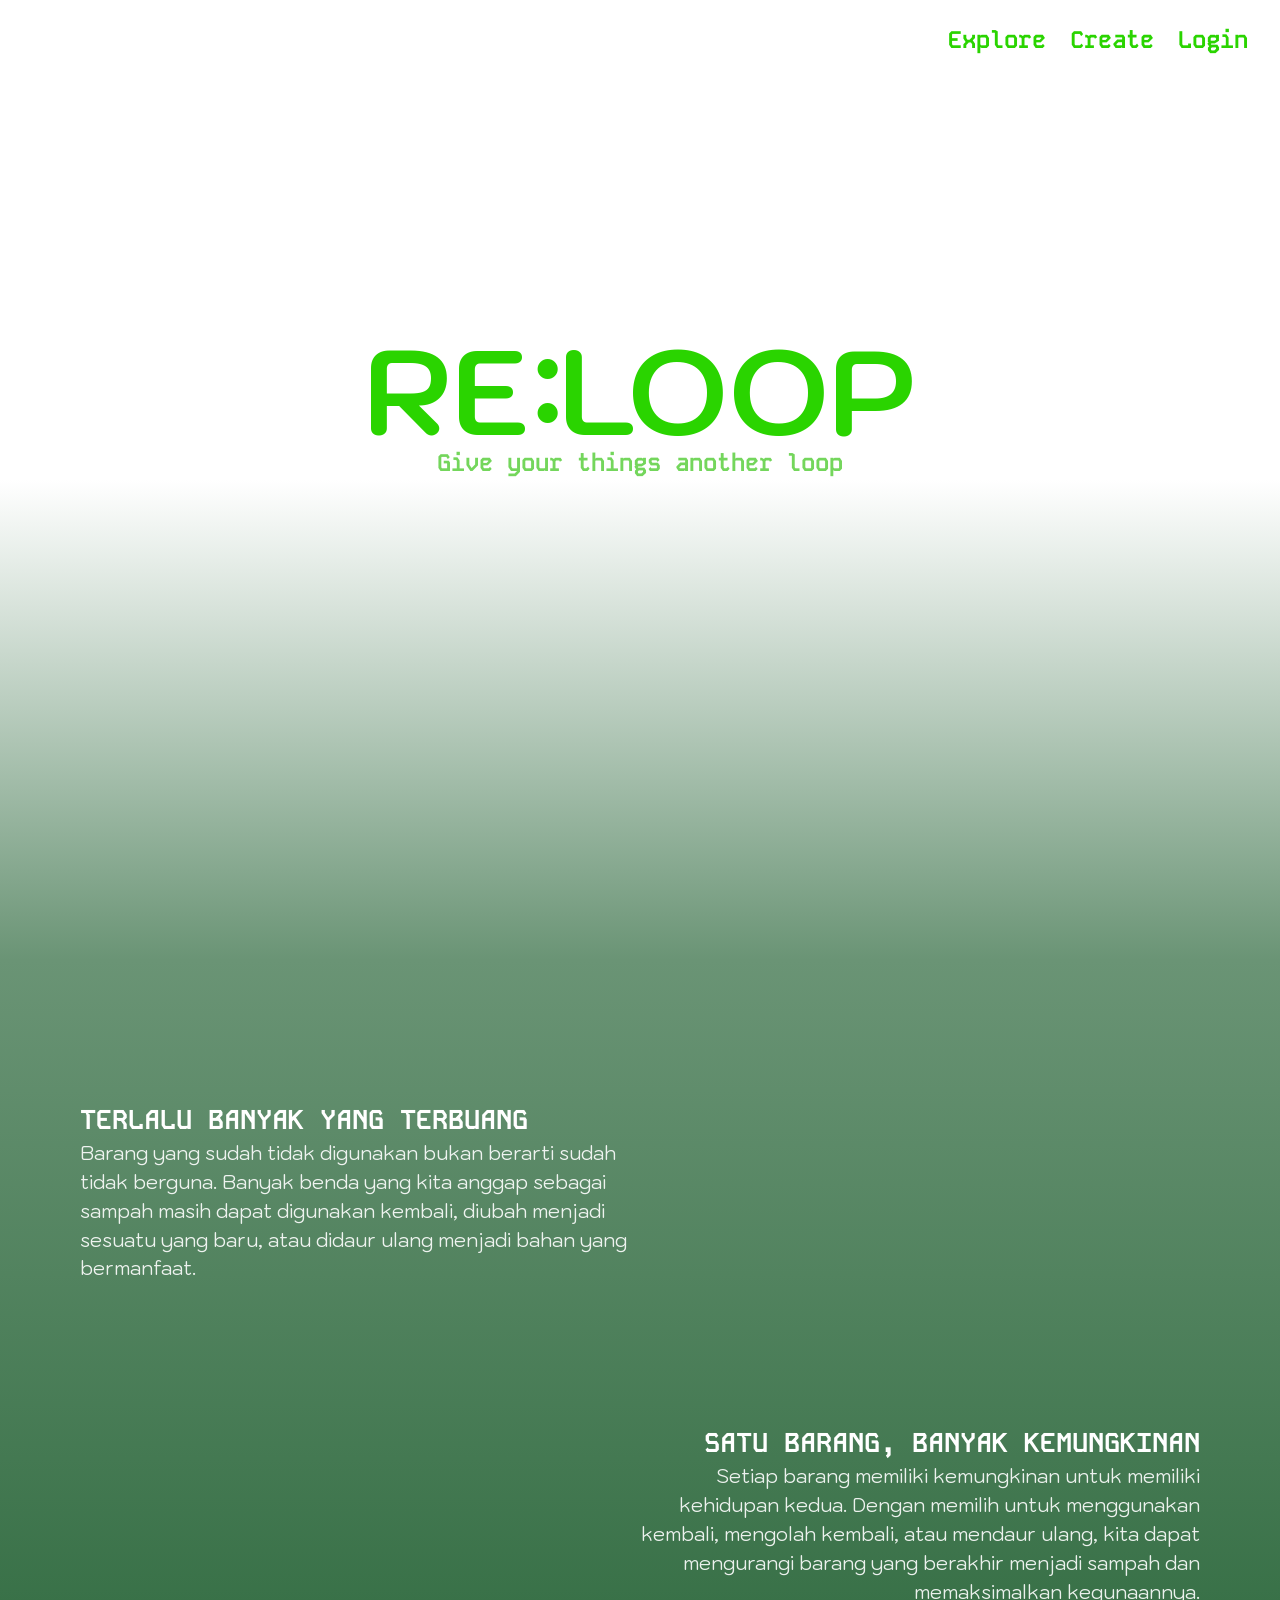
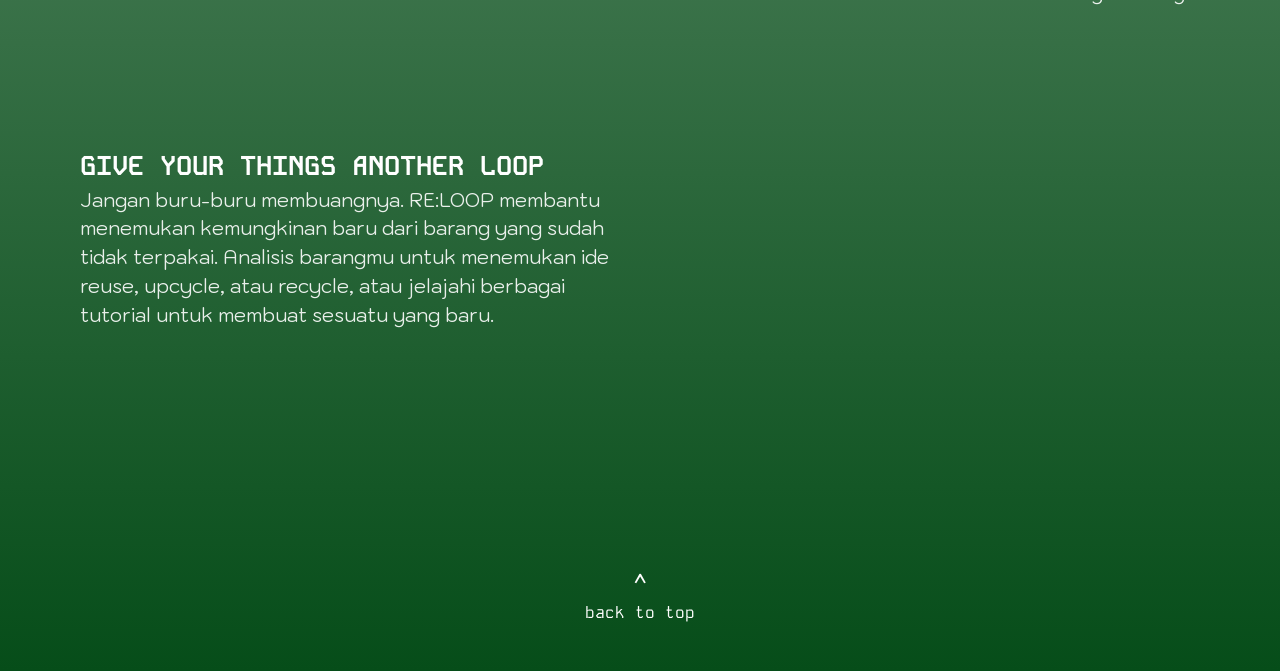
<file: index.html>
<!DOCTYPE html>
<html>
    <head>
        <title>RE:LOOP</title>
        <link rel="stylesheet" href="style.css">
        <link rel="preconnect" href="https://fonts.googleapis.com">
        <link rel="preconnect" href="https://fonts.gstatic.com" crossorigin>
        <link href="https://fonts.googleapis.com/css2?family=Kodchasan:ital,wght@0,200;0,300;0,400;0,500;0,600;0,700;1,200;1,300;1,400;1,500;1,600;1,700&display=swap" rel="stylesheet">
        <link href="https://fonts.googleapis.com/css2?family=Jua&display=swap" rel="stylesheet">
        <link href="https://fonts.googleapis.com/css2?family=Kode+Mono:wght@400..700&display=swap" rel="stylesheet">
    </head>
    <body class="home">
        <header>
            <nav>
                <a href="explore.html">Explore</a>
                <a href="create.html">Create</a>
            </nav>
        </header>
        <main>
            <div class="title">
                <h1>RE<span>:</span>LOOP</h1>
                <h6>Give your things another loop</h6>
            </div>
            
            <section class="info-block info-left first">
                <h3>TERLALU BANYAK YANG TERBUANG</h3>
                <p>Barang yang sudah tidak digunakan bukan berarti sudah tidak berguna. Banyak benda yang kita anggap sebagai sampah masih dapat digunakan kembali, diubah menjadi sesuatu yang baru, atau didaur ulang menjadi bahan yang bermanfaat.</p>
            </section>

            <section class="info-block info-right">
                <h3>SATU BARANG, BANYAK KEMUNGKINAN</h3>
                <p>Setiap barang memiliki kemungkinan untuk memiliki kehidupan kedua. Dengan memilih untuk menggunakan kembali, mengolah kembali, atau mendaur ulang, kita dapat mengurangi barang yang berakhir menjadi sampah dan memaksimalkan kegunaannya.</p>
            </section>

            <section class="info-block info-left">
                <h3>GIVE YOUR THINGS ANOTHER LOOP</h3>
                <p>Jangan buru-buru membuangnya. RE:LOOP membantu menemukan kemungkinan baru dari barang yang sudah tidak terpakai. Analisis barangmu untuk menemukan ide reuse, upcycle, atau recycle, atau jelajahi berbagai tutorial untuk membuat sesuatu yang baru.</p>
            </section>

            <a href="#top" class="back-to-top">
                <span class="arrow">^</span>
                <span>back to top</span>
            </a>
        </main>
        <script src="auth.js"></script>
    </body>
</html>
</file>
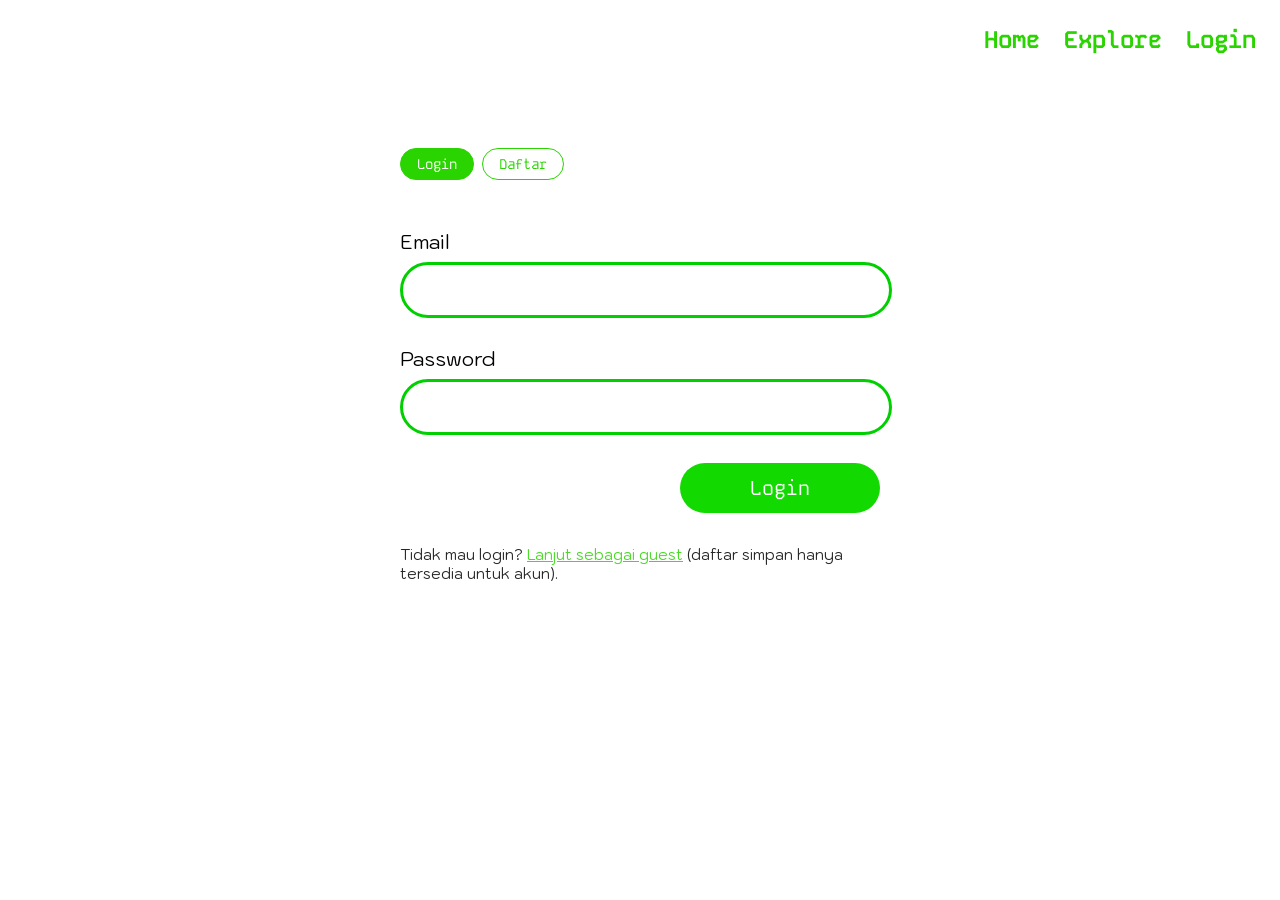
<file: akun.html>
<!DOCTYPE html>
<html>
    <head>
        <meta charset="utf-8">
        <title>RE:LOOP — Akun</title>
        <link rel="stylesheet" href="style.css">
        <link rel="preconnect" href="https://fonts.googleapis.com">
        <link rel="preconnect" href="https://fonts.gstatic.com" crossorigin>
        <link href="https://fonts.googleapis.com/css2?family=Kodchasan:ital,wght@0,200;0,300;0,400;0,500;0,600;0,700;1,200;1,300;1,400;1,500;1,600;1,700&display=swap" rel="stylesheet">
        <link href="https://fonts.googleapis.com/css2?family=Jua&display=swap" rel="stylesheet">
        <link href="https://fonts.googleapis.com/css2?family=Kode+Mono:wght@400..700&display=swap" rel="stylesheet">
    </head>
    <body>
        <header>
            <nav>
                <a href="index.html">Home</a>
                <a href="explore.html">Explore</a>
            </nav>
        </header>
        <main class="akun-container">
            <div class="tabs">
                <button type="button" class="tab active" id="tab-login">Login</button>
                <button type="button" class="tab" id="tab-register">Daftar</button>
            </div>

            <p id="akun-pesan" class="akun-pesan"></p>

            <form id="form-login" class="akun-form">
                <div class="form-group">
                    <label for="login-email">Email</label>
                    <input type="email" id="login-email" autocomplete="email" required>
                </div>
                <div class="form-group">
                    <label for="login-password">Password</label>
                    <input type="password" id="login-password" autocomplete="current-password" required>
                </div>
                <button type="submit">Login</button>
            </form>

            <form id="form-register" class="akun-form" hidden>
                <div class="form-group">
                    <label for="register-nama">Nama</label>
                    <input type="text" id="register-nama" autocomplete="name" maxlength="100" required>
                </div>
                <div class="form-group">
                    <label for="register-email">Email</label>
                    <input type="email" id="register-email" autocomplete="email" required>
                </div>
                <div class="form-group">
                    <label for="register-password">Password (8-72 karakter)</label>
                    <input type="password" id="register-password" autocomplete="new-password" minlength="8" maxlength="72" required>
                </div>
                <button type="submit">Daftar</button>
            </form>

            <p class="akun-guest">
                Tidak mau login? <a href="explore.html">Lanjut sebagai guest</a>
                (daftar simpan hanya tersedia untuk akun).
            </p>
        </main>
        <script src="auth.js"></script>
        <script src="akun.js"></script>
    </body>
</html>
</file>
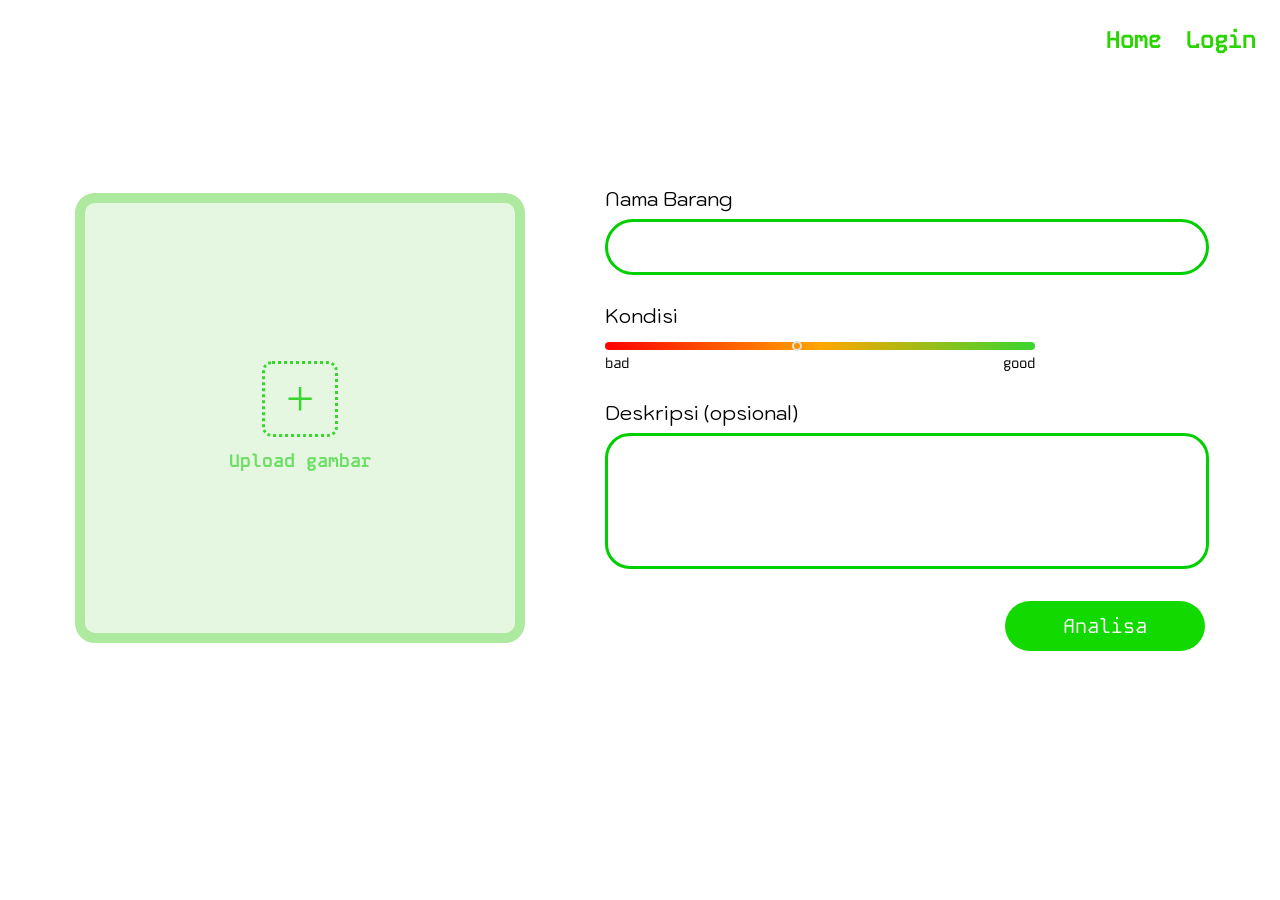
<file: create.html>
<!DOCTYPE html>
<html>
    <head>
        <title>Create</title>
        <link rel="stylesheet" href="style.css">
        <link rel="preconnect" href="https://fonts.googleapis.com">
        <link rel="preconnect" href="https://fonts.gstatic.com" crossorigin>
        <link href="https://fonts.googleapis.com/css2?family=Kodchasan:ital,wght@0,200;0,300;0,400;0,500;0,600;0,700;1,200;1,300;1,400;1,500;1,600;1,700&display=swap" rel="stylesheet">
        <link href="https://fonts.googleapis.com/css2?family=Jua&display=swap" rel="stylesheet">
        <link href="https://fonts.googleapis.com/css2?family=Kode+Mono:wght@400..700&display=swap" rel="stylesheet">
    </head>
    <body>
    <!-- Layar "Menganalisa" ditampilkan saat menunggu AI (gaya sama dengan loading.html) -->
    <div id="loading-overlay" class="loading-overlay" hidden>
        <div class="loading-container">
            <div class="spinner"><img src="assets/loading.svg" alt="Loading"></div>
            <div class="loading-text">Menganalisa</div>
        </div>
    </div>
    <header>
        <nav>
            <a href="index.html">Home</a>
        </nav>
    </header>
    <main class="create-container">
        <div class="upload-box" id="upload-box">
            <input type="file" id="image-upload" accept="image/*">

            <label for="image-upload" class="upload-content">
                <div class="upload-icon">+</div>
                <p>Upload gambar</p>
            </label>
        </div>
        <form class="item-form">
                <div class="form-group">
                    <label for="nama">Nama Barang</label>
                    <input type="text" id="nama" name="nama">
                </div>

                <div class="form-group">
                    <label>Kondisi</label>
                    <div class="rating">
                        <input
                            type="range"
                            id="kondisi"
                            name="kondisi"
                            min="1"
                            max="10"
                            step="1"
                            value="5"
                        >
                            <div class="rating-label">
                                <span>bad</span>
                                <span>good</span>
                            </div>
                        </div>
                    </div>

                <div class="form-group">
                    <label for="deskripsi">Deskripsi (opsional)</label>
                    <textarea id="deskripsi" name="deskripsi"></textarea>
                </div>

                <button type="submit">Analisa</button>
        </form>
    </main>
    <script src="create.js"></script>
        <script src="auth.js"></script>
    </body>
</html>
</file>
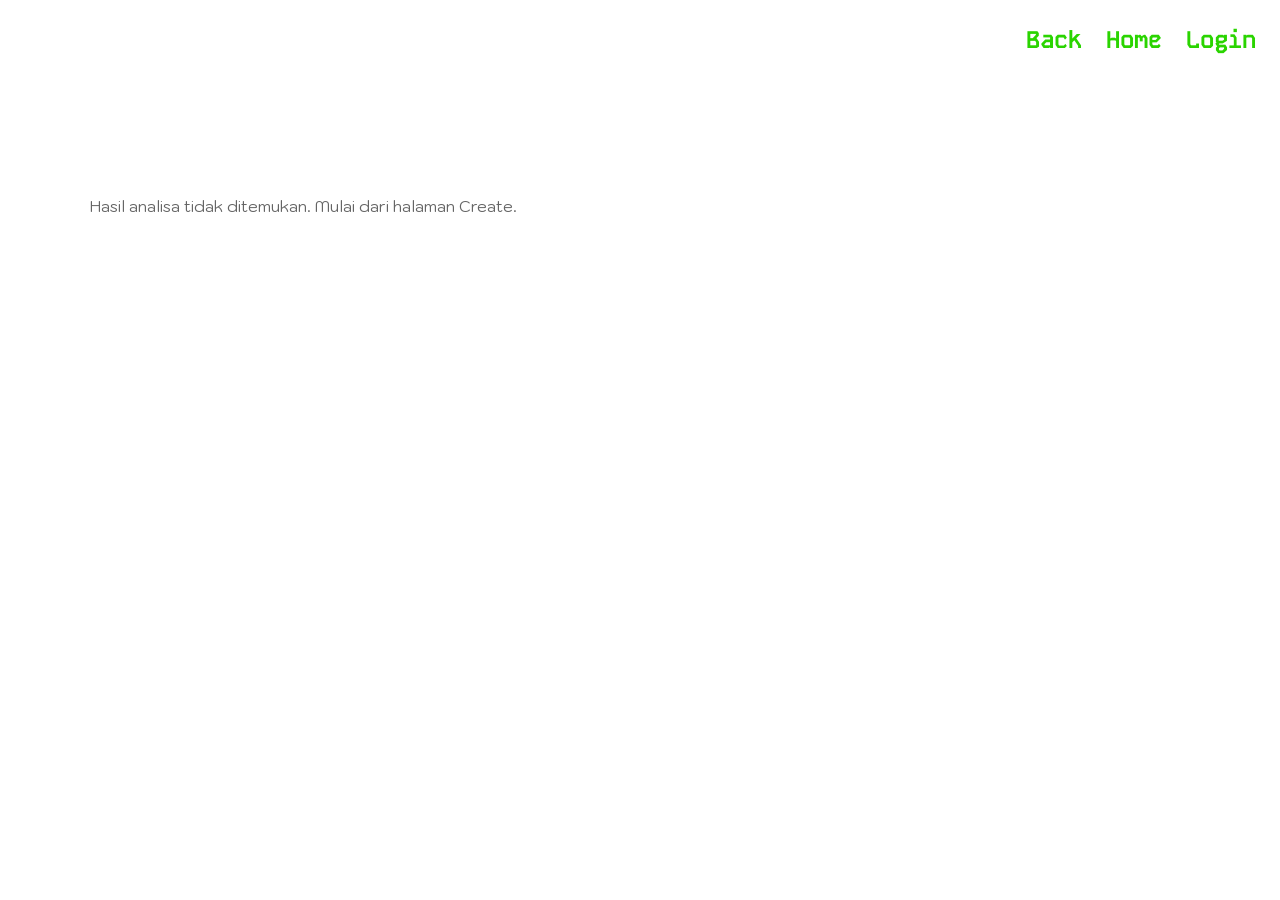
<file: hasil.html>
<!DOCTYPE html>
<html>
    <head>
        <title>RE:LOOP — Hasil Analisa</title>
        <link rel="stylesheet" href="style.css">
        <link rel="preconnect" href="https://fonts.googleapis.com">
        <link rel="preconnect" href="https://fonts.gstatic.com" crossorigin>
        <link href="https://fonts.googleapis.com/css2?family=Kodchasan:ital,wght@0,200;0,300;0,400;0,500;0,600;0,700;1,200;1,300;1,400;1,500;1,600;1,700&display=swap" rel="stylesheet">
        <link href="https://fonts.googleapis.com/css2?family=Jua&display=swap" rel="stylesheet">
        <link href="https://fonts.googleapis.com/css2?family=Kode+Mono:wght@400..700&display=swap" rel="stylesheet">
    </head>
    <body>
        <header>
            <nav>
                <a href="create.html">Back</a>
                <a href="index.html">Home</a>
            </nav>
        </header>
        <main class="hasil-container">
            <aside class="hasil-sidebar">
                <img id="hasil-gambar" class="hasil-thumb" src="" alt="">
                <h3 id="hasil-nama">Nama Barang</h3>
                <p class="hasil-skor" id="hasil-skor"></p>
            </aside>

            <section class="hasil-content">
                <div class="tabs" id="hasil-tabs">
                    <button type="button" class="tab active" data-filter="all">All</button>
                    <button type="button" class="tab" data-filter="reuse">Reuse</button>
                    <button type="button" class="tab" data-filter="upcycle">Upcycle</button>
                </div>
                <div class="rec-grid" id="rec-grid"></div>
            </section>
        </main>
        <script src="auth.js"></script>
        <script src="hasil.js"></script>
    </body>
</html>
</file>
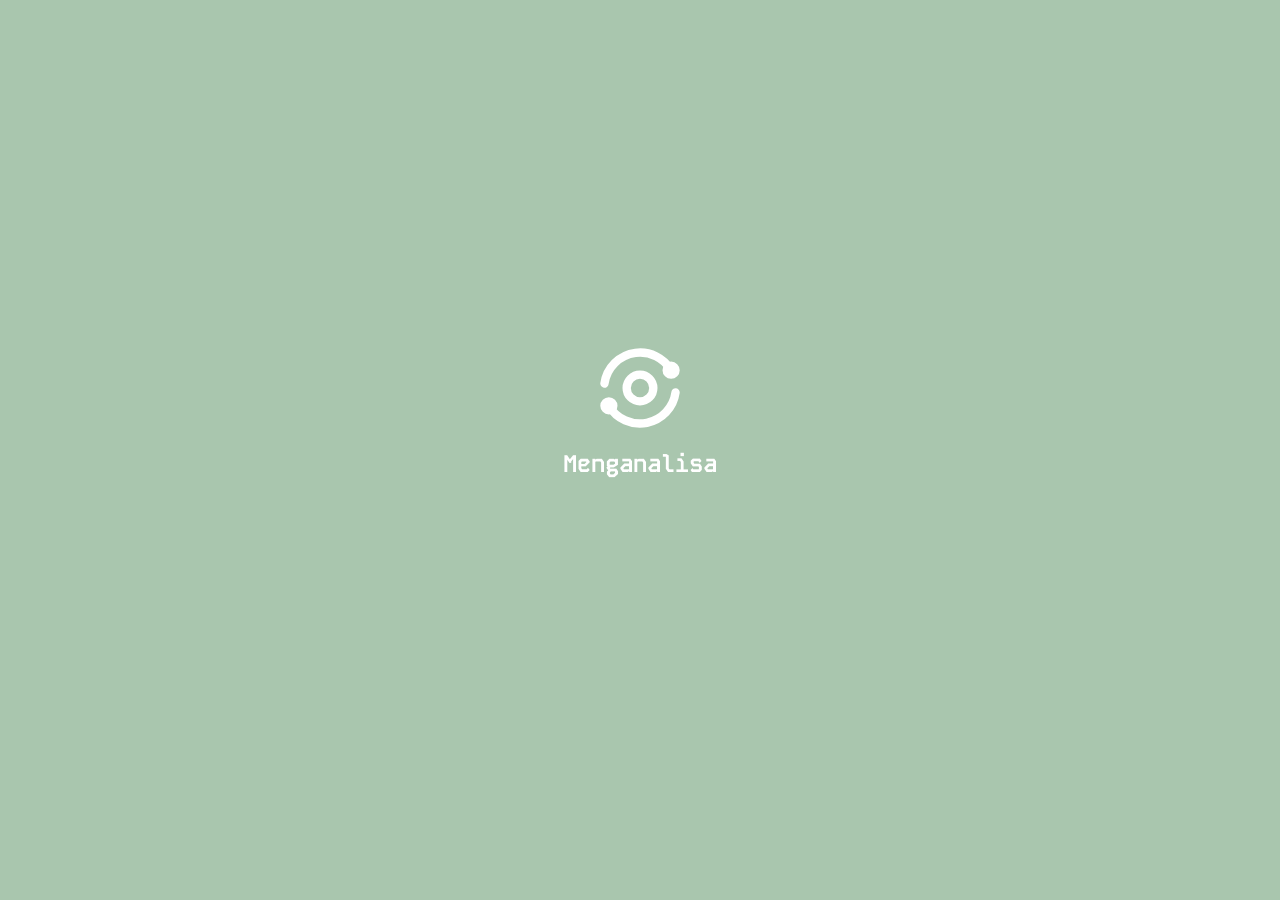
<file: loading.html>
<!DOCTYPE html>
<html>
    <head>
        <title>Loading...</title>
        <link rel="stylesheet" href="style.css">
        <link rel="preconnect" href="https://fonts.googleapis.com">
        <link rel="preconnect" href="https://fonts.gstatic.com" crossorigin>
        <link href="https://fonts.googleapis.com/css2?family=Kode+Mono:wght@400..700&display=swap" rel="stylesheet">
    </head>
    <body class="loading">
        <div class="loading-container">
            <div class="spinner">
                <img src="assets/loading.svg" alt="Loading">
            </div>
            <div class="loading-text">Menganalisa</div>
        </div>
    </body>
</html>
</file>
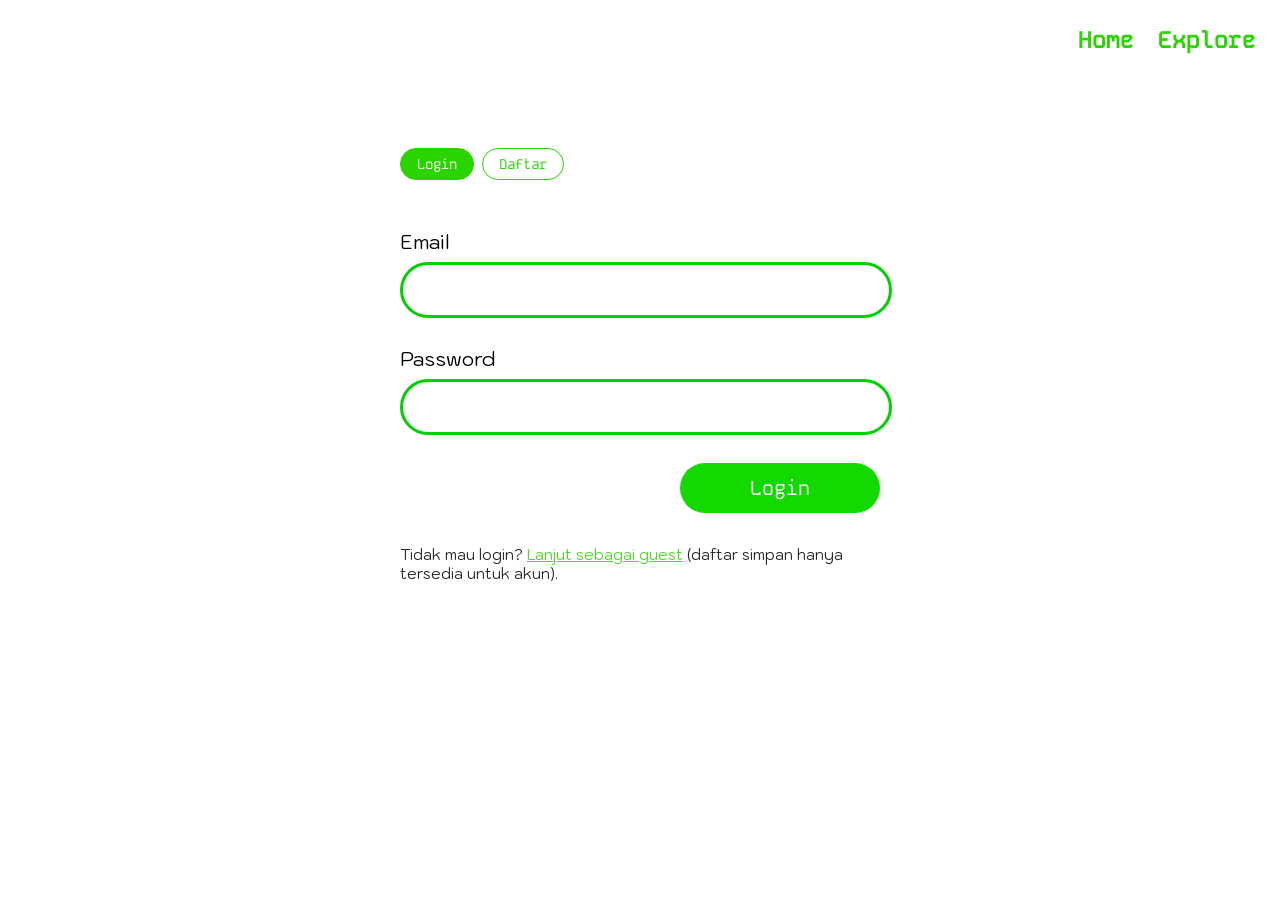
<file: profil.html>
<!DOCTYPE html>
<html lang="id">
    <head>
        <meta charset="utf-8">
        <meta name="viewport" content="width=device-width, initial-scale=1">
        <title>RE:LOOP — Profil</title>
        <link rel="stylesheet" href="style.css">
        <link rel="preconnect" href="https://fonts.googleapis.com">
        <link rel="preconnect" href="https://fonts.gstatic.com" crossorigin>
        <link href="https://fonts.googleapis.com/css2?family=Kodchasan:ital,wght@0,200;0,300;0,400;0,500;0,600;0,700;1,200;1,300;1,400;1,500;1,600;1,700&display=swap" rel="stylesheet">
        <link href="https://fonts.googleapis.com/css2?family=Jua&display=swap" rel="stylesheet">
        <link href="https://fonts.googleapis.com/css2?family=Kode+Mono:wght@400..700&display=swap" rel="stylesheet">
    </head>
    <body>
        <header>
            <nav>
                <a href="index.html">Home</a>
                <a href="explore.html">Explore</a>
            </nav>
        </header>
        <main class="profil-container">
            <section class="profil-heading">
                <p class="profil-eyebrow">RE:LOOP ACCOUNT</p>
                <h2>Profil</h2>
                <p id="profil-nama" class="profil-nama">Memuat profil...</p>
                <p id="profil-email" class="profil-email"></p>
            </section>

            <section class="profil-section" aria-labelledby="inventaris-title">
                <div class="profil-section-heading">
                    <div>
                        <h3 id="inventaris-title">Barang Saya</h3>
                        <p>Barang yang pernah kamu analisa dan simpan ke inventaris.</p>
                    </div>
                    <a class="profil-link-button" href="create.html">+ Tambah Barang</a>
                </div>
                <p id="barang-status" class="empty-state">Memuat barang...</p>
                <ul id="barang-list" class="simpan-list"></ul>
            </section>

            <section class="profil-section" aria-labelledby="saved-title">
                <div class="profil-section-heading">
                    <div>
                        <h3 id="saved-title">Daftar Simpan</h3>
                        <p>Tutorial yang kamu simpan untuk dibuat nanti.</p>
                    </div>
                    <a class="profil-text-link" href="explore.html">Jelajahi ide</a>
                </div>
                <p id="simpan-status" class="empty-state">Memuat daftar simpan...</p>
                <ul id="simpan-list" class="simpan-list"></ul>
            </section>
        </main>
        <script src="auth.js"></script>
        <script src="profil.js"></script>
    </body>
</html>
</file>
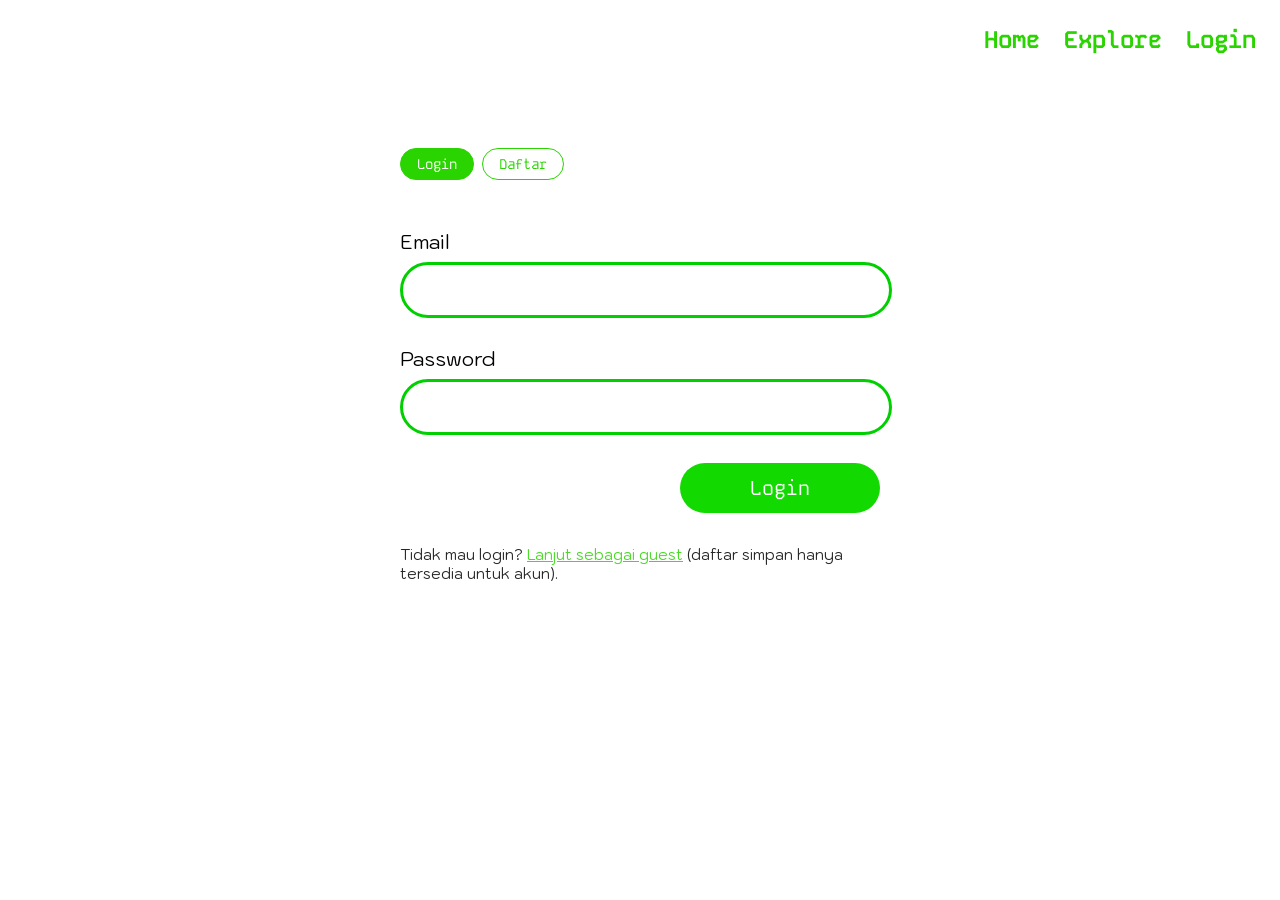
<file: simpan.html>
<!DOCTYPE html>
<html lang="id">
<head>
    <meta charset="utf-8">
    <meta http-equiv="refresh" content="0; url=profil.html">
    <title>RE:LOOP — Profil</title>
    <script>location.replace("profil.html");</script>
</head>
<body>
    <p>Halaman Daftar Simpan sekarang tersedia di <a href="profil.html">Profil</a>.</p>
</body>
</html>
</file>
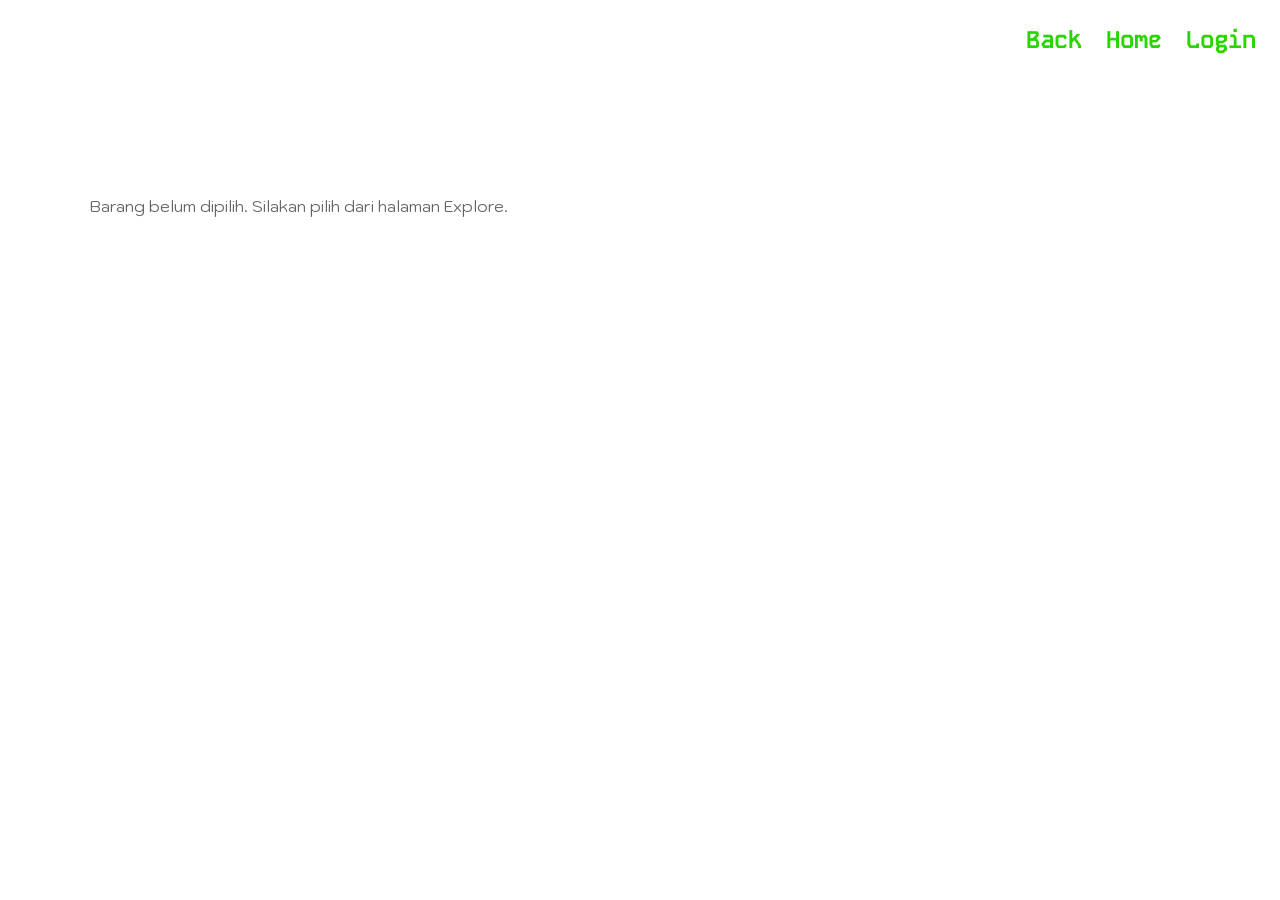
<file: tutorial.html>
<!DOCTYPE html>
<html>
    <head>
        <title>RE:LOOP — Tutorial</title>
        <link rel="stylesheet" href="style.css">
        <link rel="preconnect" href="https://fonts.googleapis.com">
        <link rel="preconnect" href="https://fonts.gstatic.com" crossorigin>
        <link href="https://fonts.googleapis.com/css2?family=Kodchasan:ital,wght@0,200;0,300;0,400;0,500;0,600;0,700;1,200;1,300;1,400;1,500;1,600;1,700&display=swap" rel="stylesheet">
        <link href="https://fonts.googleapis.com/css2?family=Jua&display=swap" rel="stylesheet">
        <link href="https://fonts.googleapis.com/css2?family=Kode+Mono:wght@400..700&display=swap" rel="stylesheet">
    </head>
    <body>
        <header>
            <nav>
                <a href="explore.html">Back</a>
                <a href="index.html">Home</a>
            </nav>
        </header>
        <main class="tutorial-container">
            <div class="tutorial-left">
                <img id="tutorial-gambar" class="tutorial-thumb" src="" alt="">
                <h4>Alat Bahan</h4>
                <ul id="alat-bahan-list" class="alat-bahan-list"></ul>
            </div>

            <div class="tutorial-right">
                <h3 id="tutorial-nama">Nama Barang</h3>
                <span class="badge" id="tutorial-tipe">Tipe</span>
                <button type="button" class="btn-small btn-simpan" id="btn-simpan-tutorial">Simpan</button>

                <h4>Langkah Pembuatan</h4>
                <ol id="langkah-list" class="langkah-list"></ol>
                <p id="tutorial-peringatan" class="tutorial-peringatan" hidden></p>
            </div>
        </main>
        <script src="auth.js"></script>
        <script src="tutorial.js"></script>
    </body>
</html>
</file>
<file: style.css>
html {
    scroll-behavior: smooth;
}

header {
    position: absolute;
    top: 24px;
    width: 100%;
    height: 80px;
}

nav {
    display: flex;
    justify-content: flex-end;
    padding-right: 32px;
    gap: 24px;
    font-size: 24px;
}

nav a {
    text-decoration: none;
    font-family: "kode mono", monospace;
    font-weight: 700;
    color: #2AD400;
    z-index: 10;
}

.title {
    height: calc(100vh - 80px);
    position: relative;
    display: flex;
    flex-direction: column;
    justify-content: center;
    align-items: center;
    margin-bottom: 300px;
}

.title h1 {
    margin: 0;
    line-height: 0.8;
    font-size: 120px;
    font-family: "Kodchasan", sans-serif;
    color: #2AD400;
    font-weight: 700;
    font-style: normal;
}

.title h1 span {
    font-family: "Jua", sans-serif;
}

.title h6 {
    margin: 0;
    font-size: 24px;
    font-family: "Kode Mono", monospace;
    color: #74D65C;
}

body.home {
    margin: 0;
    background: linear-gradient(
        to bottom,
        #ffffff 480px,
        #6A9475 960px,
        #064d19 100%
    );
}

.info-block {
    max-width: 560px;
    margin: 160px 5rem;
}

.info-block h3 {
    font-family: 'kode mono', monospace;
    line-height: 0;
    font-size: 1.7rem;        
    margin-bottom: 0.8rem;
}

.info-block p {
    font-family: 'Kodchasan', sans-serif;
    font-size: 1.2rem;       
    line-height: 1.5;
    opacity: 0.9;
    color: #ffffff;
}

.info-left {
    margin-right: auto;
    text-align: left;
    color:#ffffff
}

.info-right {
    margin-left: auto;
    text-align: right;
    color:#ffffff
}

.back-to-top {
    display: flex;
    flex-direction: column;
    align-items: center;
    text-align: center;
    margin: 3rem auto;
    font-family: 'Kode Mono', monospace;
    font-size: 16px;
    text-decoration: none;
    color: #ffffff;
    width: fit-content;
}

.back-to-top .arrow {
    font-size: 24px;
    margin-top: 80px;
    margin-bottom: 0.1rem;
}

/*================== create.html ==================*/

.create-container {
    min-height: calc(100vh - 80px);
    display: flex;
    align-items: center;
    justify-content: center;
    gap: 80px;
}

.upload-box {
    width: 430px;
    height: 430px;

    border: 10px solid #aee9a0;
    border-radius: 20px;

    background-color: #e5f7e1;
}

.upload-box p {
    font-family: "kode mono", monospace;
    font-weight: bold;
    opacity: 70%;
}

.upload-box.dragover {
    background-color: #ccefc6;
    border-color: #20b91b;
}

#image-upload {
    display: none;
}

.upload-content {
    width: 100%;
    height: 100%;

    display: flex;
    flex-direction: column;
    align-items: center;
    justify-content: center;

    color: #39d52f;
    cursor: pointer;
}

.upload-icon {
    width: 70px;
    height: 70px;

    border: 3px dotted #39d52f;
    border-radius: 10px;

    display: flex;
    align-items: center;
    justify-content: center;

    font-size: 50px;
}

.upload-content p {
    margin: 12px 0 4px;
    font-size: 18px;
}

.upload-content span {
    font-size: 14px;
}

.item-form {
    width: 600px;
}

.form-group {
    margin-bottom: 28px;
}

.form-group > label {
    display: block;
    font-size: 20px;
    font-family: 'kodchasan', sans-serif;
    margin-bottom: 7px;
}

input[type="text"],
input[type="email"],
input[type="password"] {
    width: 93%;
    height: 50px;

    border: 3px solid #00cf00;
    border-radius: 30px;

    padding: 0 20px;
    font-size: 20px;

    outline: none;
}

textarea {
    width: 93%;
    height: 100px;

    border: 3px solid #00cf00;
    border-radius: 25px;

    padding: 15px 20px;
    font-size: 18px;

    resize: none;
    outline: none;
}

.rating {
    width: 430px;
}

.rating-label {
    display: flex;
    justify-content: space-between;
    margin-bottom: 8px;

    font-family: "Kode Mono", monospace;
    font-size: 14px;
}

.rating input[type="range"] {
    width: 100%;
    height: 8px;
    margin: 0px;
    appearance: none;
    background: linear-gradient(
        to right,
        red,
        orange,
        #39d52f
    );
    border-radius: 10px;
}

.rating input[type="range"]::-webkit-slider-thumb {
    appearance: none;
    width: 10px;
    height: 10px;
    border: 2px solid #e1e1e1;
    border-radius: 50%;
    cursor: pointer;
}

button {
    display: block;
    margin-left: auto;

    width: 200px;
    height: 50px;

    border: none;
    border-radius: 35px;

    background-color: #12d900;
    color: white;

    font-family: 'kode mono', monospace;
    font-size: 20px;

    cursor: pointer;
}

button:hover {
    background-color: #0fbe00;
}

/*================== loading.html ==================*/

body.loading {
    display: flex;
    justify-content: center;
    align-items: center;
    min-height: 90vh;
    background-color: #A9C6AE;
}

.loading-container {
    display: flex;
    flex-direction: column;
    align-items: center;
    text-align: center;
}

.spinner img {
    width: 80px;
    animation: spin 3s linear infinite;
}

@keyframes spin {
    to {
        transform: rotate(360deg);
    }
}

.loading-text {
    font-size: 24px;
    font-weight: bold;
    margin-top: 16px;
    font-family: 'kode mono', monospace;
    color: #ffffff;
}

/*================== Explore ==================*/

body.explore {
    margin: 0;
    background: linear-gradient(
        180deg,
        #f0f9ed 0%,
        #e8f5e0 50%,
        #dff0d8 100%
    );
    min-height: 100vh;
    font-family: 'Kodchasan', sans-serif;
}

.explore-container {
    max-width: 1400px;
    margin: 0 auto;
    padding: 40px 32px;
}

/* ===== Search Section ===== */
.search-section {
    display: flex;
    justify-content: center;
    margin-bottom: 80px;
    margin-top: 60px;
}

.search-box {
    position: relative;
    width: 100%;
    max-width: 700px;
}

.search-icon {
    position: absolute;
    left: 24px;
    top: 50%;
    transform: translateY(-50%);
    font-size: 24px;
    pointer-events: none;
}

.search-input {
    width: 100%;
    height: 60px;
    
    border: 3px solid #39d52f;
    border-radius: 50px;
    
    padding: 0 70px 0 70px;
    font-size: 18px;
    font-family: 'Kodchasan', sans-serif;
    font-weight: 500;
    
    background-color: #ffffff;
    color: #39d52f;
    outline: none;
    transition: all 0.3s ease;
}

.search-input::placeholder {
    color: #39d52f;
    opacity: 0.7;
}

.search-input:focus {
    border-color: #2AD400;
    box-shadow: 0 0 20px rgba(58, 213, 47, 0.2);
    background-color: #f9fff7;
}

/* ===== Ideas Grid ===== */
.ideas-grid {
    display: grid;
    grid-template-columns: repeat(2, 1fr);
    justify-content: center;
    justify-items: center;
    gap: 48px;
    max-width: 1200px;
    margin: 0 auto;
}

.idea-card {
    background: linear-gradient(135deg, #e8f7e1 0%, #d4f0cc 100%);
    border-radius: 28px;
    overflow: hidden;
    transition: all 0.3s ease;
    cursor: pointer;
    box-shadow: 0 4px 15px rgba(0, 0, 0, 0.08);
}

.idea-card:hover {
    transform: translateY(-8px);
    box-shadow: 0 12px 30px rgba(58, 213, 47, 0.2);
}

.card-illustration {
    width: 100%;
    height: 280px;
    background: linear-gradient(180deg, #f0fae8 0%, #e5f7de 100%);
    display: flex;
    align-items: center;
    justify-content: center;
    overflow: hidden;
}

.card-illustration img {
    width: 100%;
    height: 100%;
    object-fit: cover;
    object-position: center;
    display: block;
}

.card-content {
    padding: 32px 28px;
    background: linear-gradient(135deg, #e5f7de 0%, #d4f0cc 100%);
}

.card-content h4 {
    margin: 0 0 12px 0;
    font-size: 22px;
    font-weight: 600;
    color: #064d19;
    font-family: 'Kodchasan', sans-serif;
}

.card-content p {
    margin: 0 0 16px;
    font-size: 16px;
    color: #2d5d3f;
    line-height: 1.4;
    font-family: 'Kodchasan', sans-serif;
}

/* ===== Responsive Design ===== */
@media (max-width: 1024px) {
    .ideas-grid {
        gap: 36px;
    }
    
    .explore-container {
        padding: 32px 24px;
    }
}

@media (max-width: 768px) {
    .explore-container {
        padding: 24px 16px;
        margin-top: 80px;
    }
    
    .search-section {
        margin-bottom: 60px;
        margin-top: 40px;
    }
    
    .search-input {
        height: 50px;
        font-size: 16px;
        padding: 0 60px;
    }
    
    .search-icon {
        left: 16px;
        font-size: 20px;
    }
    
    .ideas-grid {
        grid-template-columns: 1fr;
        gap: 28px;
    }
    
    .card-illustration {
        height: 220px;
    }
    
    .card-content {
        padding: 24px 20px;
    }
    
    .card-content h4 {
        font-size: 20px;
    }
    
    .card-content p {
        font-size: 15px;
    }


}

/*================== Komponen bersama ==================*/

.badge {
    font-family: "Kode Mono", monospace;
    font-size: 13px;
    background: #2AD400;
    color: #ffffff;
    padding: 2px 10px;
    border-radius: 12px;
    white-space: nowrap;
}

.badge-outline {
    background: transparent;
    border: 1px solid #2AD400;
    color: #2AD400;
}

.btn-small {
    /* reset gaya dari selector umum "button" di atas (width/height/
       display/margin-left), supaya tombol ini tidak ikut jadi 200x50px */
    display: inline-block;
    width: auto;
    height: auto;
    margin-left: 0;

    font-family: "Kode Mono", monospace;
    font-size: 14px;
    background: #12d900;
    color: #ffffff;
    border: none;
    border-radius: 16px;
    padding: 6px 14px;
    cursor: pointer;
}

.btn-small:hover {
    background: #0fbe00;
}

.empty-state {
    font-family: "Kodchasan", sans-serif;
    opacity: 0.6;
    text-align: center;
    padding: 2rem 0;
    grid-column: 1 / -1;
}

/*================== hasil.html ==================*/

.hasil-container {
    display: flex;
    gap: 64px;
    max-width: 1100px;
    margin: 0 auto;
    padding: 140px 32px 64px;
    align-items: flex-start;
}

.hasil-sidebar {
    width: 220px;
    flex-shrink: 0;
}

.hasil-thumb {
    width: 100%;
    aspect-ratio: 1;
    object-fit: cover;
    background: #d9d9d9;
    border-radius: 16px;
    display: block;
    margin-bottom: 16px;
}

.hasil-sidebar h3 {
    font-family: "Kodchasan", sans-serif;
    margin: 0 0 4px;
}

.hasil-skor {
    font-family: "Kode Mono", monospace;
    color: #2AD400;
    font-weight: 700;
    margin: 0;
}

.hasil-content {
    flex: 1;
}

.tabs {
    display: flex;
    gap: 8px;
    margin-bottom: 24px;
}

.tab {
    /* reset gaya dari selector umum "button" di atas (width/height/
       display/margin-left), supaya tab ini tidak ikut jadi 200x50px */
    display: inline-block;
    width: auto;
    height: auto;
    margin-left: 0;

    font-family: "Kode Mono", monospace;
    font-size: 14px;
    background: transparent;
    border: 1px solid #2AD400;
    color: #2AD400;
    border-radius: 16px;
    padding: 6px 16px;
    cursor: pointer;
}

.tab.active {
    background: #2AD400;
    color: #ffffff;
}

.rec-grid {
    display: grid;
    grid-template-columns: repeat(2, minmax(0, 1fr));
    gap: 16px;
}

.rec-card {
    border: 1px solid #74D65C;
    border-radius: 14px;
    padding: 16px;
    display: flex;
    flex-direction: column;
    gap: 10px;
}

.rec-card-top {
    display: flex;
    justify-content: space-between;
    align-items: flex-start;
    gap: 8px;
}

.rec-card-top h4 {
    margin: 0;
    font-family: "Kodchasan", sans-serif;
}

.rec-card-butuh {
    margin: 0;
    font-size: 14px;
    opacity: 0.75;
}

.rec-card-bottom {
    display: flex;
    justify-content: space-between;
    align-items: center;
}

@media (max-width: 768px) {
    .hasil-container {
        flex-direction: column;
        gap: 32px;
    }

    .hasil-sidebar {
        width: 160px;
    }

    .rec-grid {
        grid-template-columns: 1fr;
    }
}

/*================== tutorial.html ==================*/

.tutorial-container {
    display: flex;
    gap: 64px;
    max-width: 1100px;
    margin: 0 auto;
    padding: 140px 32px 64px;
    align-items: flex-start;
}

.tutorial-left {
    width: 240px;
    flex-shrink: 0;
}

.tutorial-thumb {
    width: 100%;
    aspect-ratio: 1;
    object-fit: cover;
    background: #d9d9d9;
    border-radius: 16px;
    display: block;
    margin-bottom: 16px;
}

.tutorial-left h4 {
    font-family: "Kodchasan", sans-serif;
}

.alat-bahan-list {
    padding-left: 20px;
    font-size: 15px;
}

.tutorial-right {
    flex: 1;
}

.tutorial-right h3 {
    font-family: "Kodchasan", sans-serif;
    margin-bottom: 8px;
}

.tutorial-right h4 {
    font-family: "Kodchasan", sans-serif;
    margin-top: 32px;
}

.langkah-list {
    list-style: none;
    padding: 0;
    display: flex;
    flex-direction: column;
    gap: 10px;
    margin-top: 12px;
}

.langkah-dot {
    display: inline-block;
    width: 8px;
    height: 8px;
    background: #2AD400;
    border-radius: 50%;
    margin-right: 6px;
}

@media (max-width: 768px) {
    .tutorial-container {
        flex-direction: column;
        gap: 32px;
    }

    .tutorial-left {
        width: 160px;
    }
}

/*================== Akun, Simpan, dan Daftar Simpan ==================*/

[hidden] {
    display: none !important;
}

.card-actions {
    display: flex;
    gap: 8px;
}

.btn-simpan {
    background: transparent;
    border: 1px solid #2AD400;
    color: #2AD400;
}

.btn-simpan:hover {
    background: #2AD400;
    color: #ffffff;
}

.btn-simpan:disabled {
    background: #2AD400;
    color: #ffffff;
    opacity: 0.7;
    cursor: default;
}

#btn-simpan-tutorial {
    margin-left: 8px;
}

/* akun.html */

.akun-container {
    max-width: 480px;
    margin: 0 auto;
    padding: 140px 32px 64px;
    font-family: "Kodchasan", sans-serif;
}

.akun-container .tabs {
    margin-bottom: 16px;
}

.akun-pesan {
    min-height: 1.4em;
    margin: 0 0 12px;
    color: #c62828;
    font-size: 15px;
}

.akun-guest {
    margin-top: 32px;
    font-size: 15px;
    opacity: 0.85;
}

.akun-guest a,
.simpan-container a {
    color: #2AD400;
}

/* simpan.html */

.simpan-container {
    max-width: 900px;
    margin: 0 auto;
    padding: 140px 32px 64px;
    font-family: "Kodchasan", sans-serif;
}

.simpan-container h2 {
    margin: 0 0 24px;
}

.simpan-list {
    list-style: none;
    padding: 0;
    margin: 0;
    display: flex;
    flex-direction: column;
    gap: 16px;
}

.simpan-item {
    display: flex;
    align-items: center;
    gap: 20px;
    border: 1px solid #74D65C;
    border-radius: 16px;
    padding: 12px 16px;
}

.simpan-thumb {
    width: 96px;
    height: 96px;
    object-fit: cover;
    background: #d9d9d9;
    border-radius: 12px;
    flex-shrink: 0;
}

.simpan-info {
    flex: 1;
    display: flex;
    flex-direction: column;
    align-items: flex-start;
    gap: 8px;
}

.simpan-info h4 {
    margin: 0;
}

.simpan-aksi {
    display: flex;
    flex-direction: column;
    align-items: flex-end;
    gap: 8px;
    font-size: 14px;
}

.simpan-aksi label {
    cursor: pointer;
}

.simpan-item.selesai .simpan-info h4 {
    text-decoration: line-through;
    opacity: 0.6;
}

.btn-hapus {
    background: transparent;
    border: 1px solid #c62828;
    color: #c62828;
}

.btn-hapus:hover {
    background: #c62828;
    color: #ffffff;
}

@media (max-width: 768px) {
    .simpan-item {
        flex-wrap: wrap;
    }

    .simpan-aksi {
        width: 100%;
        flex-direction: row;
        justify-content: space-between;
        align-items: center;
    }
}


/*================== profil.html ==================*/
.profil-container {
    max-width: 900px;
    margin: 0 auto;
    padding: 132px 32px 72px;
    font-family: "Kodchasan", sans-serif;
}

.profil-heading {
    margin-bottom: 42px;
    padding-bottom: 22px;
    border-bottom: 1px solid #b7e7aa;
}

.profil-eyebrow {
    margin: 0 0 6px;
    color: #58b944;
    font-family: "Kode Mono", monospace;
    font-size: 12px;
    letter-spacing: 1.5px;
}

.profil-heading h2 {
    margin: 0 0 8px;
    font-family: "Kodchasan", sans-serif;
}

.profil-nama {
    margin: 0;
    font-size: 19px;
    font-weight: 700;
}

.profil-email {
    margin: 2px 0 0;
    opacity: .65;
    font-size: 14px;
}

.profil-section {
    margin: 0 0 42px;
}

.profil-section-heading {
    display: flex;
    justify-content: space-between;
    align-items: center;
    gap: 16px;
    margin-bottom: 16px;
}

.profil-section-heading h3 {
    margin: 0 0 4px;
    font-family: "Kode Mono", monospace;
    font-size: 21px;
}

.profil-section-heading p {
    margin: 0;
    font-size: 14px;
    opacity: .7;
}

.profil-link-button,
.profil-text-link {
    color: #20b900;
    font-family: "Kode Mono", monospace;
    font-weight: 700;
    text-decoration: none;
    white-space: nowrap;
}

.profil-link-button {
    border: 1px solid #74D65C;
    border-radius: 18px;
    padding: 8px 14px;
}

.profil-link-button:hover {
    background: #eaf9e6;
}

.profil-item {
    flex-wrap: wrap;
}

.profil-deskripsi {
    margin: 0;
    font-size: 14px;
    opacity: .75;
    white-space: pre-wrap;
}

.profil-actions {
    flex-direction: row;
    align-items: center;
}

.profil-edit-form {
    flex: 1 0 100%;
    display: grid;
    grid-template-columns: 1fr 150px;
    gap: 12px;
    padding: 16px 4px 4px;
    border-top: 1px solid #d7efd0;
    font-family: "Kodchasan", sans-serif;
}

.profil-edit-form label {
    display: flex;
    flex-direction: column;
    gap: 5px;
    font-size: 13px;
}

.profil-edit-form input,
.profil-edit-form textarea {
    box-sizing: border-box;
    width: 100%;
    min-height: 38px;
    border: 1px solid #74D65C;
    border-radius: 10px;
    padding: 8px 10px;
    font: inherit;
    font-size: 14px;
}

.profil-edit-form textarea,
.profil-edit-form label:nth-child(3) {
    grid-column: 1 / -1;
}

.profil-edit-form textarea {
    resize: vertical;
}

.profil-edit-actions {
    grid-column: 1 / -1;
    display: flex;
    gap: 8px;
}

@media (max-width: 640px) {
    .profil-container {
        padding: 112px 20px 48px;
    }
    .profil-section-heading {
        align-items: flex-start;
        flex-direction: column;
    }
    .profil-actions {
        width: 100%;
        justify-content: flex-end;
    }
    .profil-edit-form {
        grid-template-columns: 1fr;
    }
    .profil-edit-form label,
    .profil-edit-form textarea,
    .profil-edit-actions {
        grid-column: 1;
    }
}

/*================== Analisa AI (tambahan) ==================*/

/* Layar "Menganalisa" di create.html, gaya sama dengan loading.html */
.loading-overlay {
    position: fixed;
    inset: 0;
    z-index: 100;
    display: flex;
    justify-content: center;
    align-items: center;
    background-color: #A9C6AE;
}

.loading-overlay[hidden] {
    display: none;
}

/* hasil.html */
.rec-card-badges {
    display: flex;
    flex-direction: column;
    align-items: flex-end;
    gap: 4px;
}

.rec-card-ringkasan {
    margin: 0;
    font-family: "Kodchasan", sans-serif;
    font-size: 14px;
}

.tab[hidden] {
    display: none;
}

/* tutorial.html: catatan keselamatan dari AI */
.tutorial-peringatan {
    margin-top: 16px;
    padding: 10px 14px;
    border-left: 4px solid #f2a900;
    background: #fff8e1;
    font-family: "Kodchasan", sans-serif;
    font-size: 15px;
}
</file>
